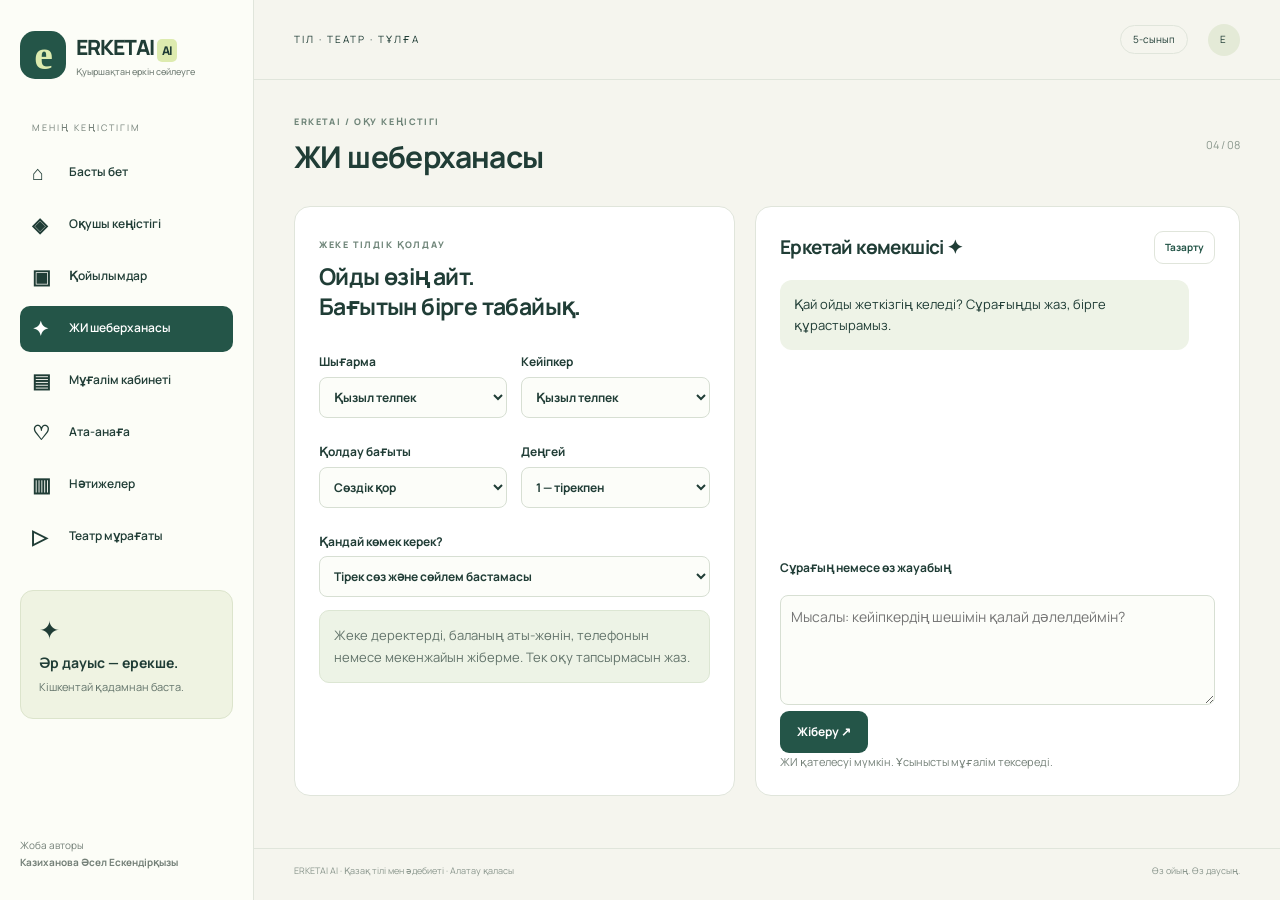
<file: ai.html>
<!doctype html><html lang="kk"><head><meta charset="utf-8"><meta name="viewport" content="width=device-width,initial-scale=1"><meta name="theme-color" content="#173e36"><meta name="description" content="ERKETAI AI — 5-сынып оқушыларының қазақша ауызша сөйлеуін дамытуға арналған қуыршақ театры платформасы"><title>ЖИ шеберханасы · ERKETAI AI</title><link rel="stylesheet" href="styles.css"></head><body data-page="ai"><aside class="sidebar"><a class="brand" href="index.html"><span class="brandmark">е</span><span>ERKETAI <i>AI</i><small>Қуыршақтан еркін сөйлеуге</small></span></a><span class="nav-label">МЕНІҢ КЕҢІСТІГІМ</span><nav aria-label="Негізгі навигация"><a href="index.html" ><span>⌂</span>Басты бет</a><a href="student.html" ><span>◈</span>Оқушы кеңістігі</a><a href="plays.html" ><span>▣</span>Қойылымдар</a><a href="ai.html" aria-current="page"><span>✦</span>ЖИ шеберханасы</a><a href="teacher.html" ><span>▤</span>Мұғалім кабинеті</a><a href="parents.html" ><span>♡</span>Ата-анаға</a><a href="results.html" ><span>▥</span>Нәтижелер</a><a href="media.html" ><span>▷</span>Театр мұрағаты</a></nav><div class="side-note"><span>✦</span><strong>Әр дауыс — ерекше.</strong><p>Кішкентай қадамнан баста.</p></div><div class="author">Жоба авторы<br><strong>Казиханова Әсел Ескендірқызы</strong></div></aside><div class="shell"><header><span>ТІЛ · ТЕАТР · ТҰЛҒА</span><div><span class="badge">5-сынып</span><span class="avatar">Е</span></div></header><main><div class="pagehead"><div><span class="eyebrow">ERKETAI / ОҚУ КЕҢІСТІГІ</span><h1>ЖИ шеберханасы</h1></div><span class="page-number">04 / 08</span></div><div class="grid workspace"><section class="card"><span class="eyebrow">ЖЕКЕ ТІЛДІК ҚОЛДАУ</span><h2>Ойды өзің айт.<br>Бағытын бірге табайық.</h2><div class="fields"><label>Шығарма<select id="play"><option>Қызыл телпек</option><option>Қасқыр мен тиін</option></select></label><label>Кейіпкер<select id="character"><option>Қызыл телпек</option><option>Әже</option><option>Қасқыр</option></select></label><label>Қолдау бағыты<select id="difficulty"><option>Сөздік қор</option><option>Сөйлем құрау</option><option>Диалог жүргізу</option><option>Пікірді дәлелдеу</option><option>Сенімді сөйлеу</option></select></label><label>Деңгей<select id="level"><option>1 — тірекпен</option><option>2 — жартылай дербес</option><option>3 — дербес</option></select></label></div><label>Қандай көмек керек?<select id="mode"><option value="support">Тірек сөз және сөйлем бастамасы</option><option value="levels">Үш деңгейлі тапсырма</option><option value="dialogue">Рөлдік диалог</option><option value="feedback">Менің жауабымды талдау</option><option value="parent">Үйдегі қысқа диалог</option></select></label><p class="notice">Жеке деректерді, баланың аты-жөнін, телефонын немесе мекенжайын жіберме. Тек оқу тапсырмасын жаз.</p></section><section class="card chat"><div class="sectionhead"><h2>Еркетай көмекшісі ✦</h2><button class="light small" id="clear-chat">Тазарту</button></div><div id="messages" aria-live="polite"><div class="message assistant">Қай ойды жеткізгің келеді? Сұрағыңды жаз, бірге құрастырамыз.</div></div><form id="chat-form"><label for="prompt">Сұрағың немесе өз жауабың</label><textarea id="prompt" required maxlength="1800" placeholder="Мысалы: кейіпкердің шешімін қалай дәлелдеймін?"></textarea><div class="actions"><button id="send">Жіберу ↗</button><span id="ai-status" role="status"></span></div></form><small>ЖИ қателесуі мүмкін. Ұсынысты мұғалім тексереді.</small></section></div></main><footer>ERKETAI AI · Қазақ тілі мен әдебиеті · Алатау қаласы<span>Өз ойың. Өз даусың.</span></footer></div><script type="module" src="js/app.js"></script></body></html>
</file>
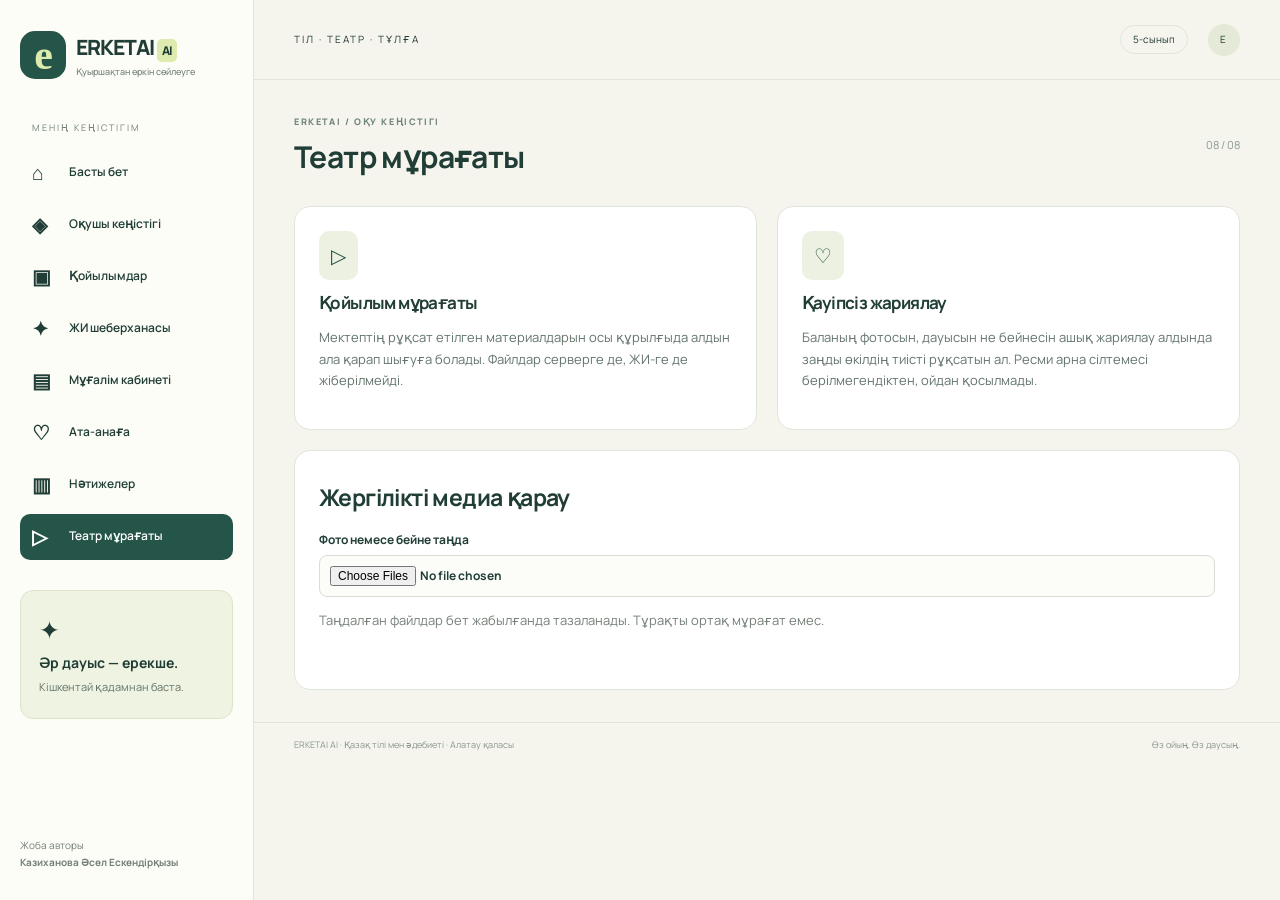
<file: media.html>
<!doctype html><html lang="kk"><head><meta charset="utf-8"><meta name="viewport" content="width=device-width,initial-scale=1"><meta name="theme-color" content="#173e36"><meta name="description" content="ERKETAI AI — 5-сынып оқушыларының қазақша ауызша сөйлеуін дамытуға арналған қуыршақ театры платформасы"><title>Театр мұрағаты · ERKETAI AI</title><link rel="stylesheet" href="styles.css"></head><body data-page="media"><aside class="sidebar"><a class="brand" href="index.html"><span class="brandmark">е</span><span>ERKETAI <i>AI</i><small>Қуыршақтан еркін сөйлеуге</small></span></a><span class="nav-label">МЕНІҢ КЕҢІСТІГІМ</span><nav aria-label="Негізгі навигация"><a href="index.html" ><span>⌂</span>Басты бет</a><a href="student.html" ><span>◈</span>Оқушы кеңістігі</a><a href="plays.html" ><span>▣</span>Қойылымдар</a><a href="ai.html" ><span>✦</span>ЖИ шеберханасы</a><a href="teacher.html" ><span>▤</span>Мұғалім кабинеті</a><a href="parents.html" ><span>♡</span>Ата-анаға</a><a href="results.html" ><span>▥</span>Нәтижелер</a><a href="media.html" aria-current="page"><span>▷</span>Театр мұрағаты</a></nav><div class="side-note"><span>✦</span><strong>Әр дауыс — ерекше.</strong><p>Кішкентай қадамнан баста.</p></div><div class="author">Жоба авторы<br><strong>Казиханова Әсел Ескендірқызы</strong></div></aside><div class="shell"><header><span>ТІЛ · ТЕАТР · ТҰЛҒА</span><div><span class="badge">5-сынып</span><span class="avatar">Е</span></div></header><main><div class="pagehead"><div><span class="eyebrow">ERKETAI / ОҚУ КЕҢІСТІГІ</span><h1>Театр мұрағаты</h1></div><span class="page-number">08 / 08</span></div><div class="grid two"><article class="card"><span class="icon">▷</span><h3>Қойылым мұрағаты</h3><p>Мектептің рұқсат етілген материалдарын осы құрылғыда алдын ала қарап шығуға болады. Файлдар серверге де, ЖИ-ге де жіберілмейді.</p></article><article class="card"><span class="icon">♡</span><h3>Қауіпсіз жариялау</h3><p>Баланың фотосын, дауысын не бейнесін ашық жариялау алдында заңды өкілдің тиісті рұқсатын ал. Ресми арна сілтемесі берілмегендіктен, ойдан қосылмады.</p></article></div><section class="card"><h2>Жергілікті медиа қарау</h2><label>Фото немесе бейне таңда<input id="media-files" type="file" accept="image/*,video/*" multiple></label><p class="muted">Таңдалған файлдар бет жабылғанда тазаланады. Тұрақты ортақ мұрағат емес.</p><div id="media-grid" class="grid three"></div></section></main><footer>ERKETAI AI · Қазақ тілі мен әдебиеті · Алатау қаласы<span>Өз ойың. Өз даусың.</span></footer></div><script type="module" src="js/app.js"></script></body></html>
</file>
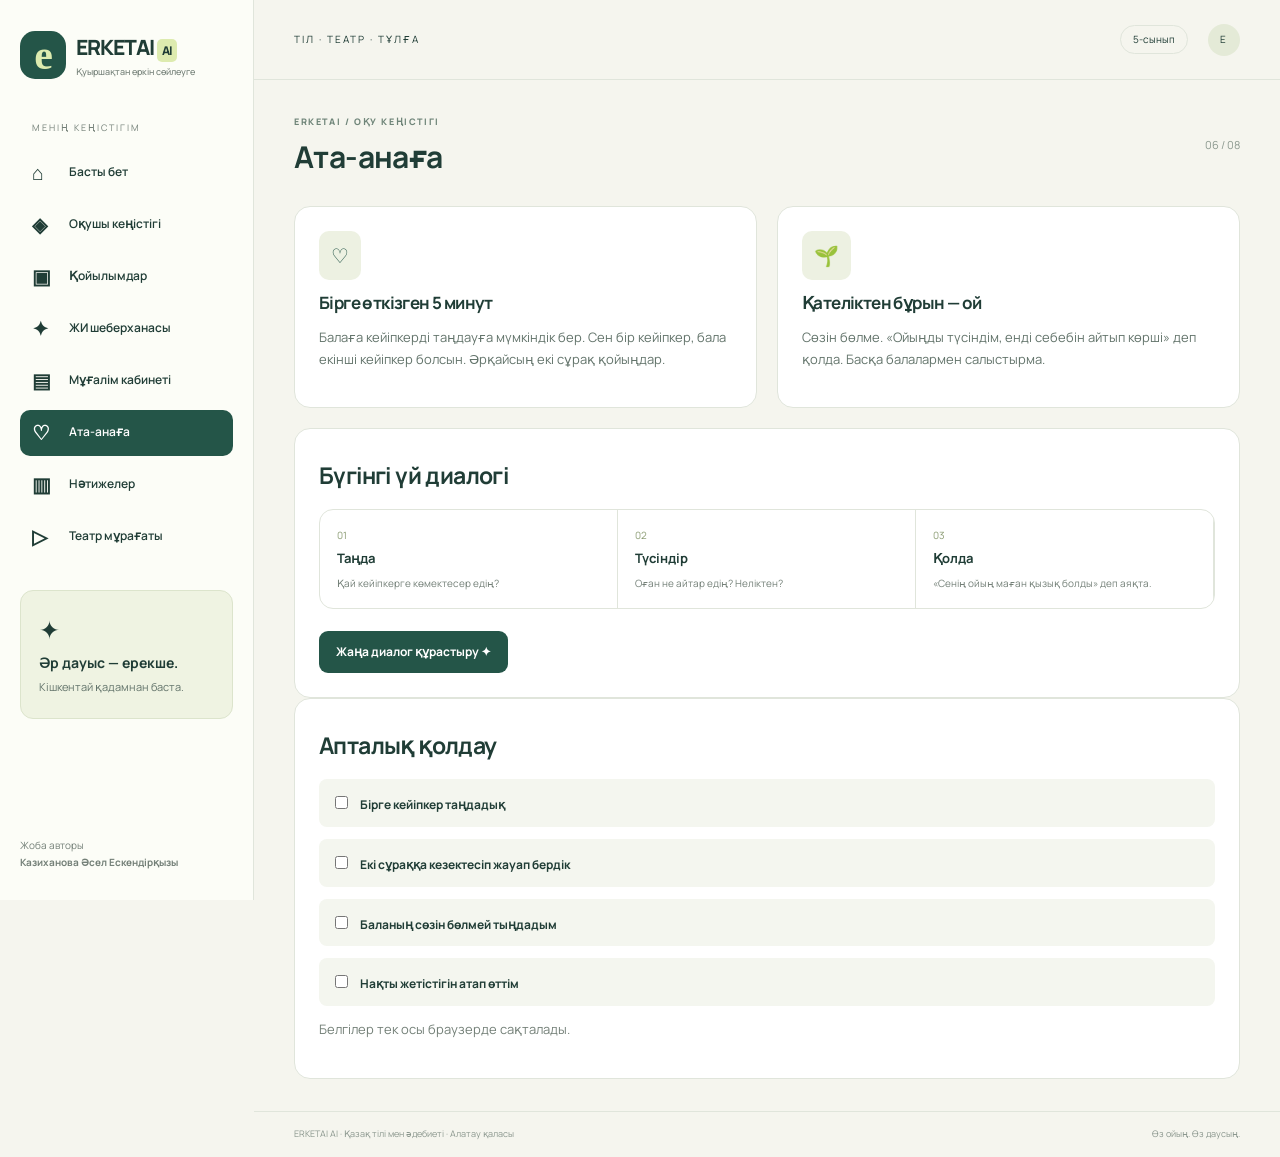
<file: parents.html>
<!doctype html><html lang="kk"><head><meta charset="utf-8"><meta name="viewport" content="width=device-width,initial-scale=1"><meta name="theme-color" content="#173e36"><meta name="description" content="ERKETAI AI — 5-сынып оқушыларының қазақша ауызша сөйлеуін дамытуға арналған қуыршақ театры платформасы"><title>Ата-анаға · ERKETAI AI</title><link rel="stylesheet" href="styles.css"></head><body data-page="parents"><aside class="sidebar"><a class="brand" href="index.html"><span class="brandmark">е</span><span>ERKETAI <i>AI</i><small>Қуыршақтан еркін сөйлеуге</small></span></a><span class="nav-label">МЕНІҢ КЕҢІСТІГІМ</span><nav aria-label="Негізгі навигация"><a href="index.html" ><span>⌂</span>Басты бет</a><a href="student.html" ><span>◈</span>Оқушы кеңістігі</a><a href="plays.html" ><span>▣</span>Қойылымдар</a><a href="ai.html" ><span>✦</span>ЖИ шеберханасы</a><a href="teacher.html" ><span>▤</span>Мұғалім кабинеті</a><a href="parents.html" aria-current="page"><span>♡</span>Ата-анаға</a><a href="results.html" ><span>▥</span>Нәтижелер</a><a href="media.html" ><span>▷</span>Театр мұрағаты</a></nav><div class="side-note"><span>✦</span><strong>Әр дауыс — ерекше.</strong><p>Кішкентай қадамнан баста.</p></div><div class="author">Жоба авторы<br><strong>Казиханова Әсел Ескендірқызы</strong></div></aside><div class="shell"><header><span>ТІЛ · ТЕАТР · ТҰЛҒА</span><div><span class="badge">5-сынып</span><span class="avatar">Е</span></div></header><main><div class="pagehead"><div><span class="eyebrow">ERKETAI / ОҚУ КЕҢІСТІГІ</span><h1>Ата-анаға</h1></div><span class="page-number">06 / 08</span></div><div class="grid two"><article class="card"><span class="icon">♡</span><h3>Бірге өткізген 5 минут</h3><p>Балаға кейіпкерді таңдауға мүмкіндік бер. Сен бір кейіпкер, бала екінші кейіпкер болсын. Әрқайсың екі сұрақ қойыңдар.</p></article><article class="card"><span class="icon">🌱</span><h3>Қателіктен бұрын — ой</h3><p>Сөзін бөлме. «Ойыңды түсіндім, енді себебін айтып көрші» деп қолда. Басқа балалармен салыстырма.</p></article></div><section class="card"><h2>Бүгінгі үй диалогі</h2><div class="steps"><div><small>01</small><strong>Таңда</strong><span>Қай кейіпкерге көмектесер едің?</span></div><div><small>02</small><strong>Түсіндір</strong><span>Оған не айтар едің? Неліктен?</span></div><div><small>03</small><strong>Қолда</strong><span>«Сенің ойың маған қызық болды» деп аяқта.</span></div></div><a class="button" href="ai.html?mode=parent">Жаңа диалог құрастыру ✦</a></section><section class="card"><h2>Апталық қолдау</h2><label class="check"><input type="checkbox" data-home="0">Бірге кейіпкер таңдадық</label><label class="check"><input type="checkbox" data-home="1">Екі сұраққа кезектесіп жауап бердік</label><label class="check"><input type="checkbox" data-home="2">Баланың сөзін бөлмей тыңдадым</label><label class="check"><input type="checkbox" data-home="3">Нақты жетістігін атап өттім</label><p class="muted">Белгілер тек осы браузерде сақталады.</p></section></main><footer>ERKETAI AI · Қазақ тілі мен әдебиеті · Алатау қаласы<span>Өз ойың. Өз даусың.</span></footer></div><script type="module" src="js/app.js"></script></body></html>
</file>
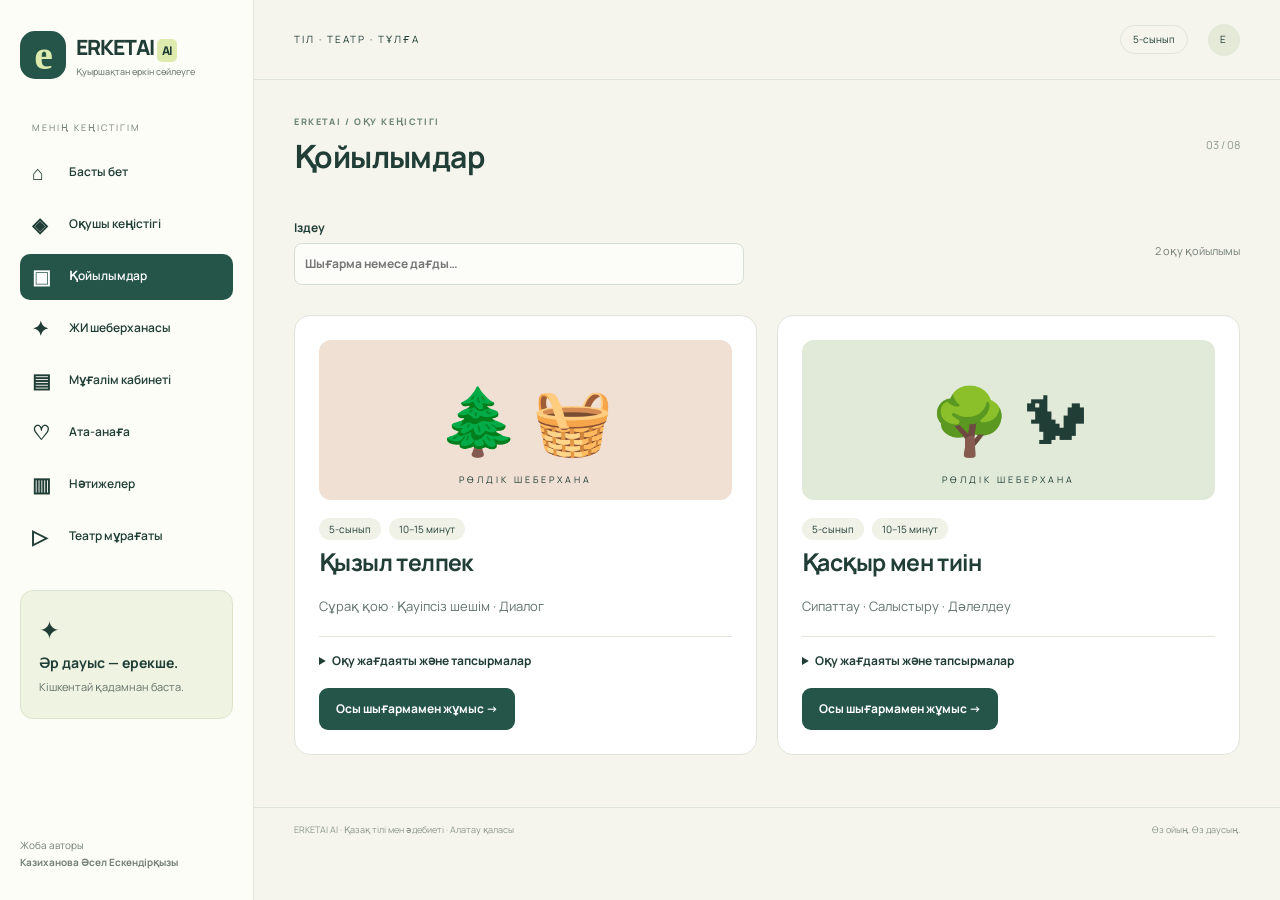
<file: plays.html>
<!doctype html><html lang="kk"><head><meta charset="utf-8"><meta name="viewport" content="width=device-width,initial-scale=1"><meta name="theme-color" content="#173e36"><meta name="description" content="ERKETAI AI — 5-сынып оқушыларының қазақша ауызша сөйлеуін дамытуға арналған қуыршақ театры платформасы"><title>Қойылымдар · ERKETAI AI</title><link rel="stylesheet" href="styles.css"></head><body data-page="plays"><aside class="sidebar"><a class="brand" href="index.html"><span class="brandmark">е</span><span>ERKETAI <i>AI</i><small>Қуыршақтан еркін сөйлеуге</small></span></a><span class="nav-label">МЕНІҢ КЕҢІСТІГІМ</span><nav aria-label="Негізгі навигация"><a href="index.html" ><span>⌂</span>Басты бет</a><a href="student.html" ><span>◈</span>Оқушы кеңістігі</a><a href="plays.html" aria-current="page"><span>▣</span>Қойылымдар</a><a href="ai.html" ><span>✦</span>ЖИ шеберханасы</a><a href="teacher.html" ><span>▤</span>Мұғалім кабинеті</a><a href="parents.html" ><span>♡</span>Ата-анаға</a><a href="results.html" ><span>▥</span>Нәтижелер</a><a href="media.html" ><span>▷</span>Театр мұрағаты</a></nav><div class="side-note"><span>✦</span><strong>Әр дауыс — ерекше.</strong><p>Кішкентай қадамнан баста.</p></div><div class="author">Жоба авторы<br><strong>Казиханова Әсел Ескендірқызы</strong></div></aside><div class="shell"><header><span>ТІЛ · ТЕАТР · ТҰЛҒА</span><div><span class="badge">5-сынып</span><span class="avatar">Е</span></div></header><main><div class="pagehead"><div><span class="eyebrow">ERKETAI / ОҚУ КЕҢІСТІГІ</span><h1>Қойылымдар</h1></div><span class="page-number">03 / 08</span></div><div class="toolbar"><label class="search">Іздеу<input id="search" placeholder="Шығарма немесе дағды…"></label><span>2 оқу қойылымы</span></div><div class="grid two" id="play-list"><article class="card play-card" data-search="Қызыл телпек Сұрақ қою · Қауіпсіз шешім · Диалог"><div class="play-art red">🌲 🧺<span>РӨЛДІК ШЕБЕРХАНА</span></div><div class="tags"><span>5-сынып</span><span>10–15 минут</span></div><h2>Қызыл телпек</h2><p>Сұрақ қою · Қауіпсіз шешім · Диалог</p><details><summary>Оқу жағдаяты және тапсырмалар</summary><p>Қызыл телпек жолда бейтаныс кейіпкерді кездестіреді. Қауіпсіз шешімді түсіндіріп, диалогті өзгерт.</p><ol><li>Кейіпкерге екі сұрақ қой.</li><li>Қауіпсіз жолды таңда және себебін айт.</li><li>Жаңа аяқталуды үш сөйлеммен ұсын.</li></ol><p class="muted">Бұл — сабаққа арналған авторлық оқу жағдаяты; түпнұсқаның толық мәтіні емес.</p></details><a class="button" href="student.html?play=0">Осы шығармамен жұмыс →</a></article><article class="card play-card" data-search="Қасқыр мен тиін Сипаттау · Салыстыру · Дәлелдеу"><div class="play-art green">🌳 🐿<span>РӨЛДІК ШЕБЕРХАНА</span></div><div class="tags"><span>5-сынып</span><span>10–15 минут</span></div><h2>Қасқыр мен тиін</h2><p>Сипаттау · Салыстыру · Дәлелдеу</p><details><summary>Оқу жағдаяты және тапсырмалар</summary><p>Тиін мен қасқырдың мінезін салыстыр. Әрекеттің себебін түсіндіріп, пікіріңді дәлелде.</p><ol><li>Әр кейіпкерге екі қасиет таңда.</li><li>Қасиетті әрекетпен байланыстыр.</li><li>«Менің ойымша… себебі…» үлгісін қолдан.</li></ol><p class="muted">Бұл — сабаққа арналған авторлық оқу жағдаяты; түпнұсқаның толық мәтіні емес.</p></details><a class="button" href="student.html?play=1">Осы шығармамен жұмыс →</a></article></div><p id="no-results" hidden>Бұл іздеу бойынша шығарма табылмады.</p></main><footer>ERKETAI AI · Қазақ тілі мен әдебиеті · Алатау қаласы<span>Өз ойың. Өз даусың.</span></footer></div><script type="module" src="js/app.js"></script></body></html>
</file>
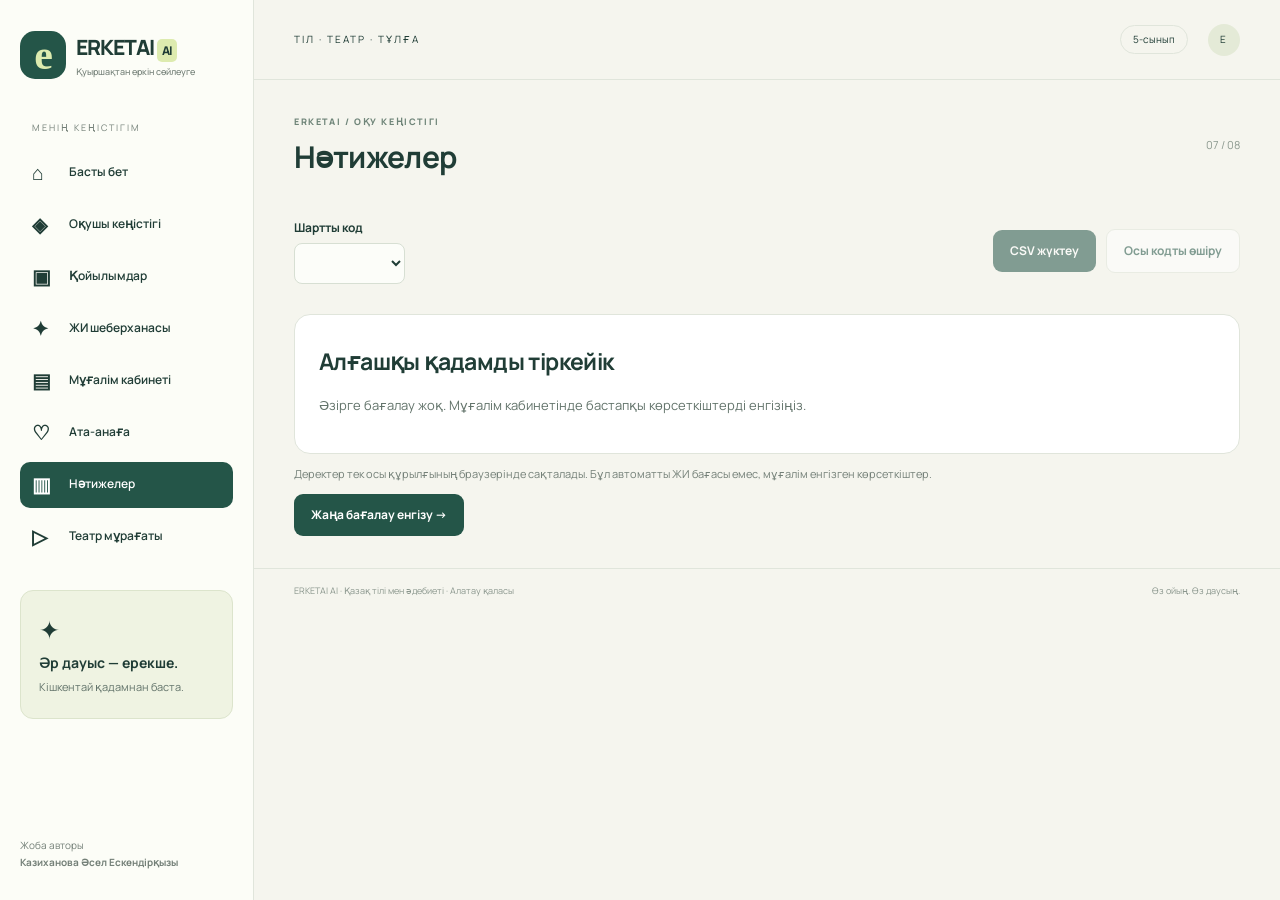
<file: results.html>
<!doctype html><html lang="kk"><head><meta charset="utf-8"><meta name="viewport" content="width=device-width,initial-scale=1"><meta name="theme-color" content="#173e36"><meta name="description" content="ERKETAI AI — 5-сынып оқушыларының қазақша ауызша сөйлеуін дамытуға арналған қуыршақ театры платформасы"><title>Нәтижелер · ERKETAI AI</title><link rel="stylesheet" href="styles.css"></head><body data-page="results"><aside class="sidebar"><a class="brand" href="index.html"><span class="brandmark">е</span><span>ERKETAI <i>AI</i><small>Қуыршақтан еркін сөйлеуге</small></span></a><span class="nav-label">МЕНІҢ КЕҢІСТІГІМ</span><nav aria-label="Негізгі навигация"><a href="index.html" ><span>⌂</span>Басты бет</a><a href="student.html" ><span>◈</span>Оқушы кеңістігі</a><a href="plays.html" ><span>▣</span>Қойылымдар</a><a href="ai.html" ><span>✦</span>ЖИ шеберханасы</a><a href="teacher.html" ><span>▤</span>Мұғалім кабинеті</a><a href="parents.html" ><span>♡</span>Ата-анаға</a><a href="results.html" aria-current="page"><span>▥</span>Нәтижелер</a><a href="media.html" ><span>▷</span>Театр мұрағаты</a></nav><div class="side-note"><span>✦</span><strong>Әр дауыс — ерекше.</strong><p>Кішкентай қадамнан баста.</p></div><div class="author">Жоба авторы<br><strong>Казиханова Әсел Ескендірқызы</strong></div></aside><div class="shell"><header><span>ТІЛ · ТЕАТР · ТҰЛҒА</span><div><span class="badge">5-сынып</span><span class="avatar">Е</span></div></header><main><div class="pagehead"><div><span class="eyebrow">ERKETAI / ОҚУ КЕҢІСТІГІ</span><h1>Нәтижелер</h1></div><span class="page-number">07 / 08</span></div><div class="toolbar"><label>Шартты код<select id="result-code"></select></label><div class="actions"><button id="export">CSV жүктеу</button><button class="light" id="delete-results">Осы кодты өшіру</button></div></div><div id="result-panel"></div><p class="muted">Деректер тек осы құрылғының браузерінде сақталады. Бұл автоматты ЖИ бағасы емес, мұғалім енгізген көрсеткіштер.</p><a href="teacher.html" class="button">Жаңа бағалау енгізу →</a></main><footer>ERKETAI AI · Қазақ тілі мен әдебиеті · Алатау қаласы<span>Өз ойың. Өз даусың.</span></footer></div><script type="module" src="js/app.js"></script></body></html>
</file>
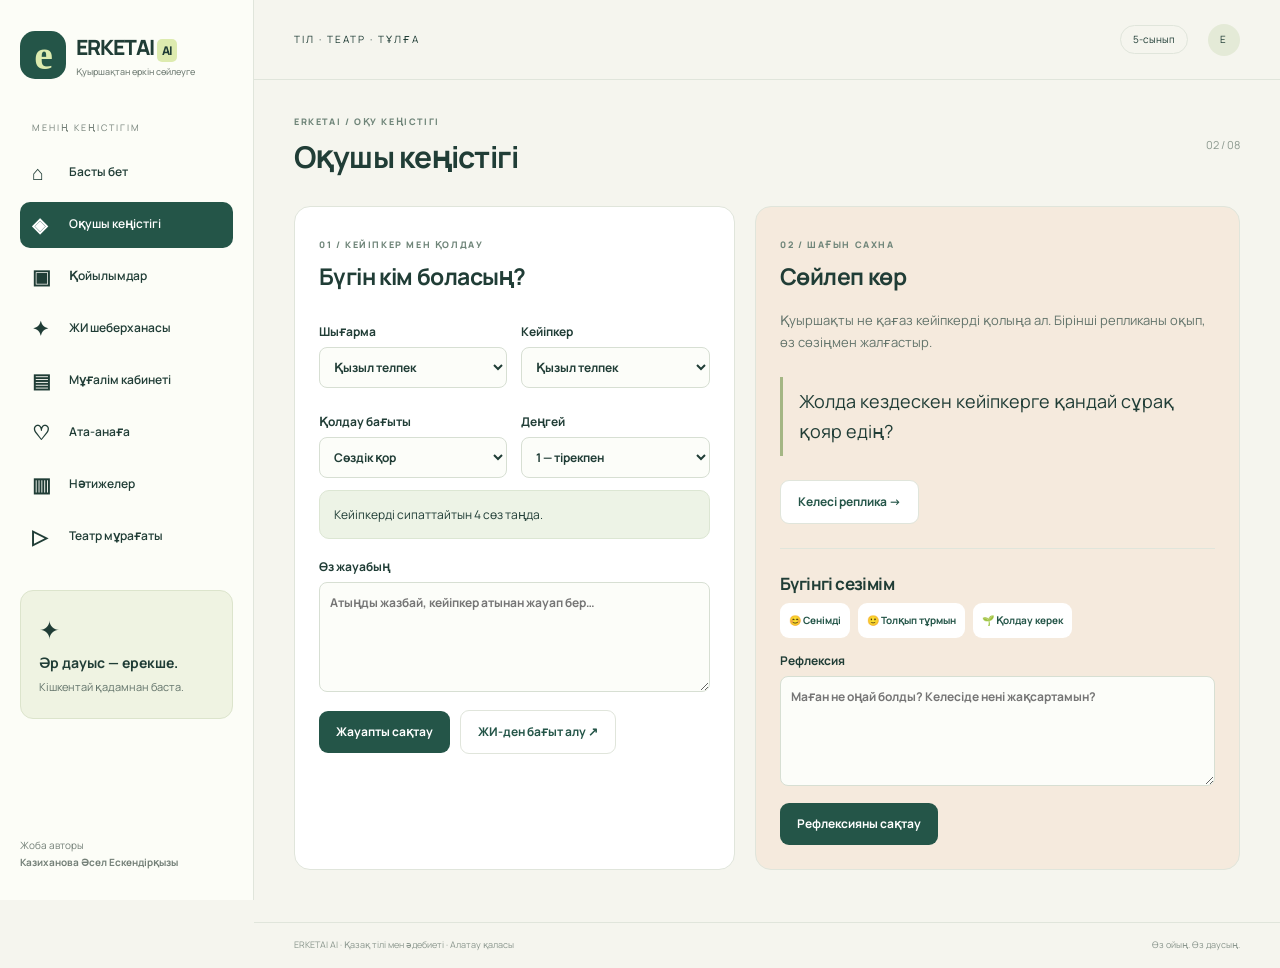
<file: student.html>
<!doctype html><html lang="kk"><head><meta charset="utf-8"><meta name="viewport" content="width=device-width,initial-scale=1"><meta name="theme-color" content="#173e36"><meta name="description" content="ERKETAI AI — 5-сынып оқушыларының қазақша ауызша сөйлеуін дамытуға арналған қуыршақ театры платформасы"><title>Оқушы кеңістігі · ERKETAI AI</title><link rel="stylesheet" href="styles.css"></head><body data-page="student"><aside class="sidebar"><a class="brand" href="index.html"><span class="brandmark">е</span><span>ERKETAI <i>AI</i><small>Қуыршақтан еркін сөйлеуге</small></span></a><span class="nav-label">МЕНІҢ КЕҢІСТІГІМ</span><nav aria-label="Негізгі навигация"><a href="index.html" ><span>⌂</span>Басты бет</a><a href="student.html" aria-current="page"><span>◈</span>Оқушы кеңістігі</a><a href="plays.html" ><span>▣</span>Қойылымдар</a><a href="ai.html" ><span>✦</span>ЖИ шеберханасы</a><a href="teacher.html" ><span>▤</span>Мұғалім кабинеті</a><a href="parents.html" ><span>♡</span>Ата-анаға</a><a href="results.html" ><span>▥</span>Нәтижелер</a><a href="media.html" ><span>▷</span>Театр мұрағаты</a></nav><div class="side-note"><span>✦</span><strong>Әр дауыс — ерекше.</strong><p>Кішкентай қадамнан баста.</p></div><div class="author">Жоба авторы<br><strong>Казиханова Әсел Ескендірқызы</strong></div></aside><div class="shell"><header><span>ТІЛ · ТЕАТР · ТҰЛҒА</span><div><span class="badge">5-сынып</span><span class="avatar">Е</span></div></header><main><div class="pagehead"><div><span class="eyebrow">ERKETAI / ОҚУ КЕҢІСТІГІ</span><h1>Оқушы кеңістігі</h1></div><span class="page-number">02 / 08</span></div><div class="grid workspace"><section class="card"><span class="eyebrow">01 / КЕЙІПКЕР МЕН ҚОЛДАУ</span><h2>Бүгін кім боласың?</h2><div class="fields"><label>Шығарма<select id="play"><option>Қызыл телпек</option><option>Қасқыр мен тиін</option></select></label><label>Кейіпкер<select id="character"><option>Қызыл телпек</option><option>Әже</option><option>Қасқыр</option></select></label><label>Қолдау бағыты<select id="difficulty"><option>Сөздік қор</option><option>Сөйлем құрау</option><option>Диалог жүргізу</option><option>Пікірді дәлелдеу</option><option>Сенімді сөйлеу</option></select></label><label>Деңгей<select id="level"><option>1 — тірекпен</option><option>2 — жартылай дербес</option><option>3 — дербес</option></select></label></div><div id="exercise" class="notice"></div><label>Өз жауабың<textarea id="draft" maxlength="1800" placeholder="Атыңды жазбай, кейіпкер атынан жауап бер…"></textarea></label><div class="actions"><button id="save-draft">Жауапты сақтау</button><button class="light" id="help-ai">ЖИ-ден бағыт алу ↗</button></div><p id="save-status" role="status"></p></section><section class="card peach"><span class="eyebrow">02 / ШАҒЫН САХНА</span><h2>Сөйлеп көр</h2><p>Қуыршақты не қағаз кейіпкерді қолыңа ал. Бірінші репликаны оқып, өз сөзіңмен жалғастыр.</p><blockquote id="replica"></blockquote><button class="light" id="next-replica">Келесі реплика →</button><hr><h3>Бүгінгі сезімім</h3><div class="moods"><button data-mood="Сенімді">😊 Сенімді</button><button data-mood="Толқып тұрмын">🙂 Толқып тұрмын</button><button data-mood="Қолдау керек">🌱 Қолдау керек</button></div><p id="mood-status" role="status"></p><label>Рефлексия<textarea id="reflection" maxlength="600" placeholder="Маған не оңай болды? Келесіде нені жақсартамын?"></textarea></label><button id="save-reflection">Рефлексияны сақтау</button></section></div></main><footer>ERKETAI AI · Қазақ тілі мен әдебиеті · Алатау қаласы<span>Өз ойың. Өз даусың.</span></footer></div><script type="module" src="js/app.js"></script></body></html>
</file>
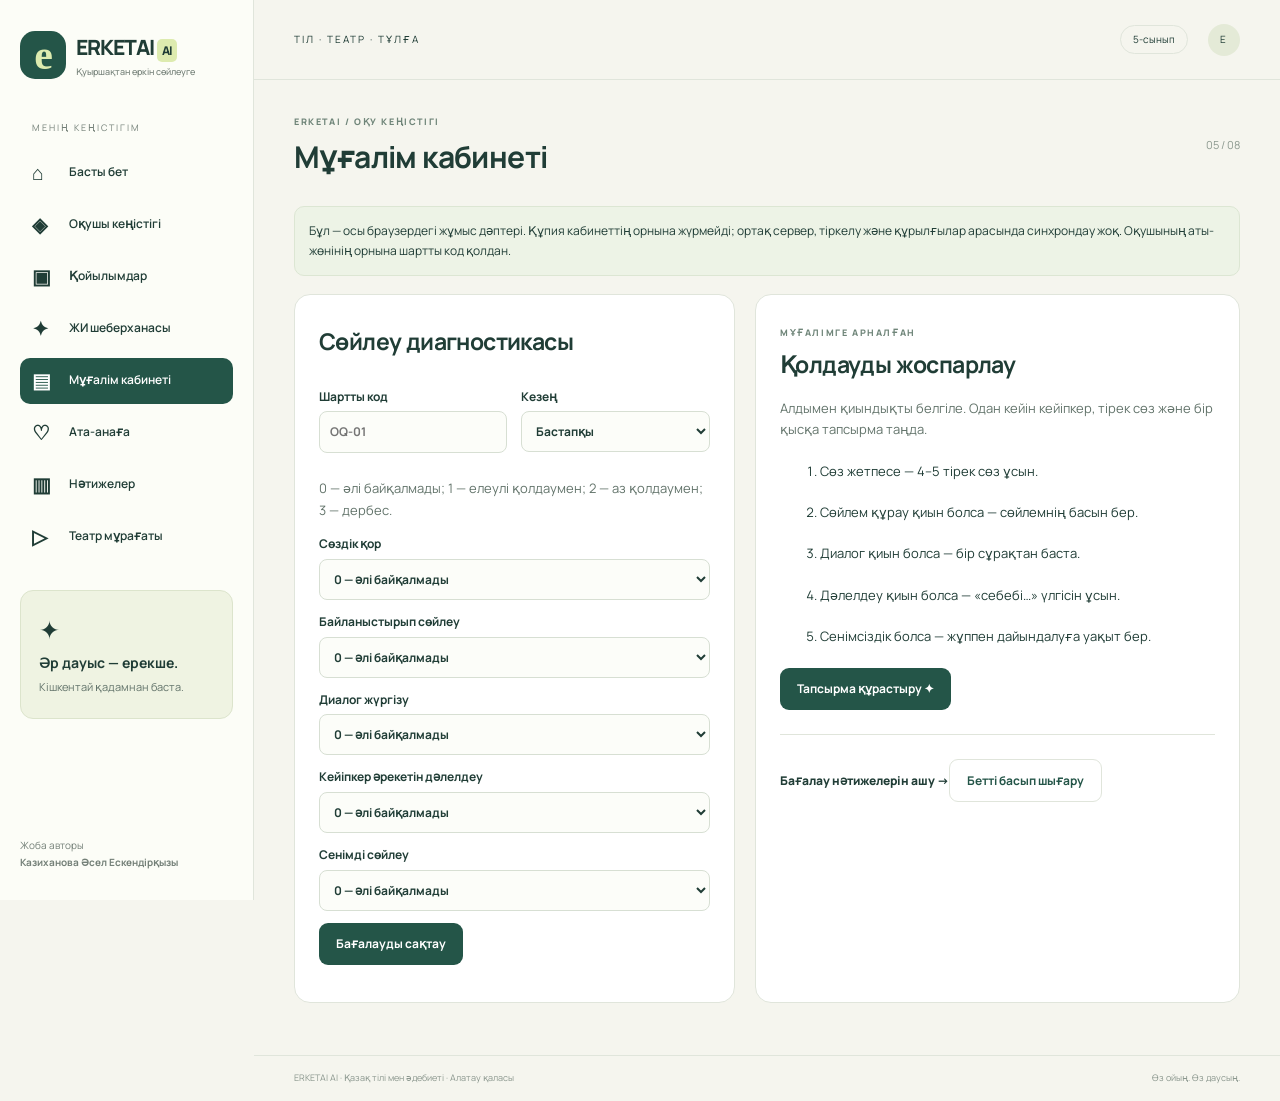
<file: teacher.html>
<!doctype html><html lang="kk"><head><meta charset="utf-8"><meta name="viewport" content="width=device-width,initial-scale=1"><meta name="theme-color" content="#173e36"><meta name="description" content="ERKETAI AI — 5-сынып оқушыларының қазақша ауызша сөйлеуін дамытуға арналған қуыршақ театры платформасы"><title>Мұғалім кабинеті · ERKETAI AI</title><link rel="stylesheet" href="styles.css"></head><body data-page="teacher"><aside class="sidebar"><a class="brand" href="index.html"><span class="brandmark">е</span><span>ERKETAI <i>AI</i><small>Қуыршақтан еркін сөйлеуге</small></span></a><span class="nav-label">МЕНІҢ КЕҢІСТІГІМ</span><nav aria-label="Негізгі навигация"><a href="index.html" ><span>⌂</span>Басты бет</a><a href="student.html" ><span>◈</span>Оқушы кеңістігі</a><a href="plays.html" ><span>▣</span>Қойылымдар</a><a href="ai.html" ><span>✦</span>ЖИ шеберханасы</a><a href="teacher.html" aria-current="page"><span>▤</span>Мұғалім кабинеті</a><a href="parents.html" ><span>♡</span>Ата-анаға</a><a href="results.html" ><span>▥</span>Нәтижелер</a><a href="media.html" ><span>▷</span>Театр мұрағаты</a></nav><div class="side-note"><span>✦</span><strong>Әр дауыс — ерекше.</strong><p>Кішкентай қадамнан баста.</p></div><div class="author">Жоба авторы<br><strong>Казиханова Әсел Ескендірқызы</strong></div></aside><div class="shell"><header><span>ТІЛ · ТЕАТР · ТҰЛҒА</span><div><span class="badge">5-сынып</span><span class="avatar">Е</span></div></header><main><div class="pagehead"><div><span class="eyebrow">ERKETAI / ОҚУ КЕҢІСТІГІ</span><h1>Мұғалім кабинеті</h1></div><span class="page-number">05 / 08</span></div><div class="notice">Бұл — осы браузердегі жұмыс дәптері. Құпия кабинеттің орнына жүрмейді; ортақ сервер, тіркелу және құрылғылар арасында синхрондау жоқ. Оқушының аты-жөнінің орнына шартты код қолдан.</div><div class="grid workspace"><form id="assessment" class="card"><h2>Сөйлеу диагностикасы</h2><div class="fields"><label>Шартты код<input id="student-code" required maxlength="24" pattern="[A-Za-z0-9_-]{1,24}" placeholder="OQ-01"></label><label>Кезең<select id="phase"><option value="before">Бастапқы</option><option value="after">Қорытынды</option></select></label></div><p>0 — әлі байқалмады; 1 — елеулі қолдаумен; 2 — аз қолдаумен; 3 — дербес.</p><label>Сөздік қор<select class="score"><option value="0">0 — әлі байқалмады</option><option value="1">1 — елеулі қолдаумен</option><option value="2">2 — аз қолдаумен</option><option value="3">3 — дербес</option></select></label><label>Байланыстырып сөйлеу<select class="score"><option value="0">0 — әлі байқалмады</option><option value="1">1 — елеулі қолдаумен</option><option value="2">2 — аз қолдаумен</option><option value="3">3 — дербес</option></select></label><label>Диалог жүргізу<select class="score"><option value="0">0 — әлі байқалмады</option><option value="1">1 — елеулі қолдаумен</option><option value="2">2 — аз қолдаумен</option><option value="3">3 — дербес</option></select></label><label>Кейіпкер әрекетін дәлелдеу<select class="score"><option value="0">0 — әлі байқалмады</option><option value="1">1 — елеулі қолдаумен</option><option value="2">2 — аз қолдаумен</option><option value="3">3 — дербес</option></select></label><label>Сенімді сөйлеу<select class="score"><option value="0">0 — әлі байқалмады</option><option value="1">1 — елеулі қолдаумен</option><option value="2">2 — аз қолдаумен</option><option value="3">3 — дербес</option></select></label><button>Бағалауды сақтау</button><p id="assessment-status" role="status"></p></form><section class="card"><span class="eyebrow">МҰҒАЛІМГЕ АРНАЛҒАН</span><h2>Қолдауды жоспарлау</h2><p>Алдымен қиындықты белгіле. Одан кейін кейіпкер, тірек сөз және бір қысқа тапсырма таңда.</p><ol class="spaced"><li>Сөз жетпесе — 4–5 тірек сөз ұсын.</li><li>Сөйлем құрау қиын болса — сөйлемнің басын бер.</li><li>Диалог қиын болса — бір сұрақтан баста.</li><li>Дәлелдеу қиын болса — «себебі…» үлгісін ұсын.</li><li>Сенімсіздік болса — жұппен дайындалуға уақыт бер.</li></ol><a href="ai.html" class="button">Тапсырма құрастыру ✦</a><hr><a href="results.html" class="textlink">Бағалау нәтижелерін ашу →</a><button class="light" id="print">Бетті басып шығару</button></section></div></main><footer>ERKETAI AI · Қазақ тілі мен әдебиеті · Алатау қаласы<span>Өз ойың. Өз даусың.</span></footer></div><script type="module" src="js/app.js"></script></body></html>
</file>
<file: styles.css>
@import url('https://fonts.googleapis.com/css2?family=Manrope:wght@400;500;600;700;800&display=swap');
:root{--ink:#203d36;--green:#245548;--paper:#f5f5ee;--muted:#748078;--line:#e0e5db;--lime:#ddebaf}*{box-sizing:border-box}body{margin:0;background:var(--paper);color:var(--ink);font:14px/1.65 Manrope,Arial,sans-serif}a{color:inherit;text-decoration:none}button,input,select,textarea{font:inherit}button,a,input,select,textarea,summary{outline-offset:4px}button{cursor:pointer}a:hover{color:#52855d}.sidebar{position:fixed;inset:0 auto 0 0;width:254px;background:#fcfdf7;border-right:1px solid var(--line);padding:30px 20px;display:flex;flex-direction:column;overflow:auto}.brand{display:flex;gap:10px;align-items:center;font-weight:800;font-size:21px;letter-spacing:-1px}.brand i{font-style:normal;font-size:12px;background:var(--lime);padding:3px 5px;border-radius:5px}.brand small{display:block;font-size:9px;letter-spacing:0;font-weight:500}.brandmark{font-family:Georgia;font-size:42px;line-height:48px;text-align:center;background:var(--green);color:var(--lime);border-radius:15px;width:46px}.nav-label{font-size:9px;letter-spacing:2px;color:var(--muted);margin:42px 12px 14px}nav{display:grid;gap:6px}nav a{display:flex;gap:14px;padding:12px;border-radius:10px;font-size:12px;font-weight:600}nav a span{font-size:20px;width:23px;line-height:22px}nav a[aria-current]{background:var(--green);color:white}nav a:hover{background:#e8eedc;color:var(--green)}.side-note{margin-top:30px;padding:18px;border:1px solid #dce4cc;border-radius:13px;background:#eff3e2}.side-note>span{display:block;font-size:25px}.side-note p{font-size:11px;margin:4px 0}.author{font-size:10px;color:var(--muted);margin-top:auto;padding-top:22px}.author strong{font-size:10px}.shell{margin-left:254px}header{height:80px;padding:0 40px;border-bottom:1px solid var(--line);display:flex;align-items:center;justify-content:space-between;font-size:10px;letter-spacing:2px}header>div{display:flex;align-items:center;gap:20px}.badge{border:1px solid var(--line);padding:5px 12px;border-radius:20px;letter-spacing:0}.avatar{background:#e4ead7;width:32px;height:32px;border-radius:50%;display:grid;place-items:center}main{max-width:1500px;margin:auto;padding:28px 40px 32px}.pagehead{display:flex;justify-content:space-between;align-items:center;margin-bottom:24px}.eyebrow{font-size:9px;font-weight:800;letter-spacing:1.6px;color:#6f8579}h1,h2,h3{line-height:1.3;letter-spacing:-.6px}h1{font-size:30px;margin:6px 0}h2{font-size:23px;margin:8px 0 18px}h3{font-size:17px;margin:12px 0 8px}p{color:#63746b}hr{border:0;border-top:1px solid var(--line);margin:24px 0}.pagehead h2{font-size:22px;margin:5px 0}.page-number{color:#8c998f;font-size:11px}.hero{display:grid;grid-template-columns:1.1fr 1fr;background:#e8eddd;border-radius:22px;overflow:hidden;min-height:328px}.hero>div:first-child{padding:36px}.hero h1{font-size:clamp(30px,3.3vw,49px);line-height:1.18;margin:17px 0}.hero em{font-style:normal;color:#6c8754}.hero p{font-size:13px}.actions{display:flex;align-items:center;gap:10px;flex-wrap:wrap}.button,button{border:none;background:var(--green);color:white;padding:11px 17px;border-radius:9px;font-weight:700;font-size:12px;display:inline-block;transition:background .2s}.button:hover,button:hover{background:#376d59;color:white}.light{background:white;color:var(--green);border:1px solid var(--line)}button:disabled{opacity:.55;cursor:wait}.small{padding:7px 10px;font-size:10px}.stage{position:relative;background:#234b40;margin:24px;border-radius:120px 120px 12px 12px;min-height:280px;overflow:hidden;border:8px solid #cfb785;box-shadow:0 12px 22px #173e3620}.stage-title{position:absolute;top:10px;left:0;right:0;text-align:center;color:#eddbac;font-size:10px;letter-spacing:3px;z-index:3}.curtain{position:absolute;background:repeating-linear-gradient(90deg,#b9664a 0,#b9664a 15px,#aa583e 28px);top:0;width:27%;height:82%;z-index:2}.left{left:0;border-radius:0 0 80% 0}.right{right:0;border-radius:0 0 0 80%}.stars{position:absolute;top:55px;text-align:center;width:100%;color:#e7ca81;font-size:25px}.puppet{position:absolute;bottom:42px;text-align:center;width:80px;z-index:1}.p1{left:25%}.p2{right:18%}.puppet b{display:block;border-radius:50%;width:52px;height:52px;background:#eac398;margin:auto;color:#4e4536;line-height:48px;font-size:15px}.puppet i{display:block;width:64px;height:70px;background:#c27452;border-radius:25px 25px 0 0;margin:auto}.p2 i{background:#91aa72}.puppet span{font-size:32px;line-height:22px;display:block}.stage-floor{height:25px;position:absolute;bottom:25px;background:#c6a474;width:100%}.stage-caption{position:absolute;bottom:0;background:#e4d1a8;width:100%;text-align:center;font-size:10px;height:25px;color:#5c533f}.sectionhead{display:flex;align-items:center;justify-content:space-between;gap:12px;margin:20px 0 12px}.sectionhead h2{margin:0;font-size:19px}.sectionhead>span{font-size:10px;color:var(--muted)}.steps{display:flex;gap:0;background:white;border:1px solid var(--line);border-radius:14px;margin-bottom:22px;overflow:hidden}.steps>a,.steps>div{flex:1;padding:17px;border-right:1px solid var(--line)}.steps small{color:#8a9b72;font-size:10px;display:block}.steps strong{display:block;margin:5px 0;font-size:13px}.steps span{font-size:10px;color:var(--muted);display:block}.grid{display:grid;gap:20px;margin-bottom:20px}.three{grid-template-columns:repeat(3,1fr)}.two{grid-template-columns:repeat(2,1fr)}.workspace{grid-template-columns:1fr 1.1fr}.card{border:1px solid var(--line);border-radius:16px;background:#fff;padding:24px;min-width:0}.card p{font-size:13px}.icon{background:#edf1e2;color:var(--green);padding:8px 12px;border-radius:10px;display:inline-block;font-size:20px}.textlink{font-size:12px;font-weight:800;display:inline-block;margin-top:12px}.peach{background:#f5eadd}.fields{display:grid;grid-template-columns:1fr 1fr;gap:0 14px}label{display:block;font-size:12px;font-weight:700;margin:12px 0}input,select,textarea{border:1px solid #d7dfd3;border-radius:8px;background:#fcfdf9;color:var(--ink);padding:10px;width:100%;margin-top:5px}textarea{resize:vertical;min-height:110px;line-height:1.6}input[type=checkbox]{width:auto;margin-right:12px}.notice{background:#edf3e6;border:1px solid #dce6d3;border-radius:10px;padding:14px;font-size:12px;margin-bottom:18px}.toolbar{display:flex;justify-content:space-between;align-items:center;gap:16px;margin-bottom:18px}.search{max-width:450px;flex:1}.toolbar>span{font-size:11px;color:var(--muted)}.tags{display:flex;gap:8px;margin-top:18px}.tags span{font-size:10px;border-radius:20px;background:#f0f2e8;padding:3px 10px}.play-art{height:160px;border-radius:12px;display:flex;align-items:center;justify-content:center;font-size:65px;position:relative}.play-art span{position:absolute;bottom:12px;letter-spacing:3px;font-size:9px}.red{background:#f0dfd3}.green{background:#e1ead9}details{border-top:1px solid var(--line);margin:18px 0;padding-top:14px}summary{cursor:pointer;font-weight:700;font-size:12px}li{font-size:13px;margin:8px 0}.spaced li{margin:20px 0}.muted,small{color:var(--muted);font-size:11px}.chat{display:flex;flex-direction:column;min-height:590px}.chat .sectionhead{margin:0 0 16px}#messages{min-height:210px;max-height:440px;overflow:auto;flex:1;display:flex;flex-direction:column;gap:12px}.message{white-space:pre-wrap;border-radius:12px;background:#eef3e7;padding:14px;font-size:13px;max-width:94%;overflow-wrap:anywhere}.message.user{align-self:flex-end;background:var(--green);color:white}.message.error{background:#fff1ec;color:#9a462f}.moods{display:flex;gap:8px;flex-wrap:wrap}.moods button{background:white;color:var(--green);font-size:10px;padding:9px}.moods button[aria-pressed=true]{outline:2px solid var(--green)}blockquote{border-left:3px solid #a4b684;margin:24px 0;padding:10px 16px;font-size:18px}.scorebar{display:grid;grid-template-columns:1fr 1fr;gap:10px}.bar{height:9px;background:#e8eddf;border-radius:10px;overflow:hidden}.bar span{display:block;height:100%;background:#82965b}.bar.after span{background:#245548}.score-row{margin:24px 0}.score-row strong{font-size:12px}.stat{font-size:40px;font-weight:800}.check{padding:12px;background:#f4f6ef;border-radius:8px}.media-item{width:100%;max-height:240px;object-fit:contain;border-radius:10px}footer{padding:15px 40px;font-size:9px;color:#8b978e;display:flex;justify-content:space-between;border-top:1px solid var(--line)}@media(min-width:1500px){main{padding-top:38px}.hero{min-height:380px}}@media(max-width:1100px){.sidebar{width:220px;padding:24px 14px}.shell{margin-left:220px}main{padding:24px}.hero>div:first-child{padding:24px}.hero .actions{gap:8px}.hero .button{font-size:10px;padding:10px}.stage{margin:18px;min-height:260px}.workspace{grid-template-columns:1fr}.three{gap:12px}.card{padding:20px}}@media(max-width:760px){.sidebar{position:sticky;top:0;width:100%;height:auto;padding:12px 16px;z-index:10;border-bottom:1px solid var(--line)}.brand{font-size:18px}.brandmark{width:33px;font-size:30px;line-height:34px}.brand small{font-size:8px}.nav-label,.side-note,.author{display:none}nav{display:flex;overflow:auto;gap:7px;margin-top:10px;padding-bottom:3px}nav a{flex-shrink:0;font-size:10px;padding:7px 9px;gap:5px}nav a span{font-size:15px;width:16px}.shell{margin-left:0}header{display:none}main{padding:20px 16px}.pagehead{margin-bottom:18px}h1{font-size:25px}.hero{grid-template-columns:1fr}.hero>div:first-child{padding:25px}.hero h1{font-size:40px}.stage{min-height:250px;margin:0 24px 24px}.hero p{font-size:14px}.steps{flex-wrap:wrap}.steps>a,.steps>div{flex:1 0 32%;padding:14px}.three,.two{grid-template-columns:1fr}.fields{gap:0 10px}.toolbar{align-items:stretch;flex-direction:column}.card{padding:20px}.sectionhead>span{display:none}footer{padding:16px;display:block}footer span{display:block}.chat{min-height:530px}.page-number{font-size:9px}}@media print{.sidebar,header,footer,button,.button{display:none}.shell{margin:0}.grid{display:block}.card{break-inside:avoid;margin:15px 0}body{background:white}}
@media(max-width:760px){nav{display:grid;grid-template-columns:repeat(4,minmax(0,1fr));overflow:visible;gap:5px}nav a{font-size:9px;line-height:1.4;display:flex;flex-direction:column;gap:3px;align-items:center;text-align:center;padding:7px 3px;min-width:0;white-space:normal}nav a span{font-size:16px}}
</file>
